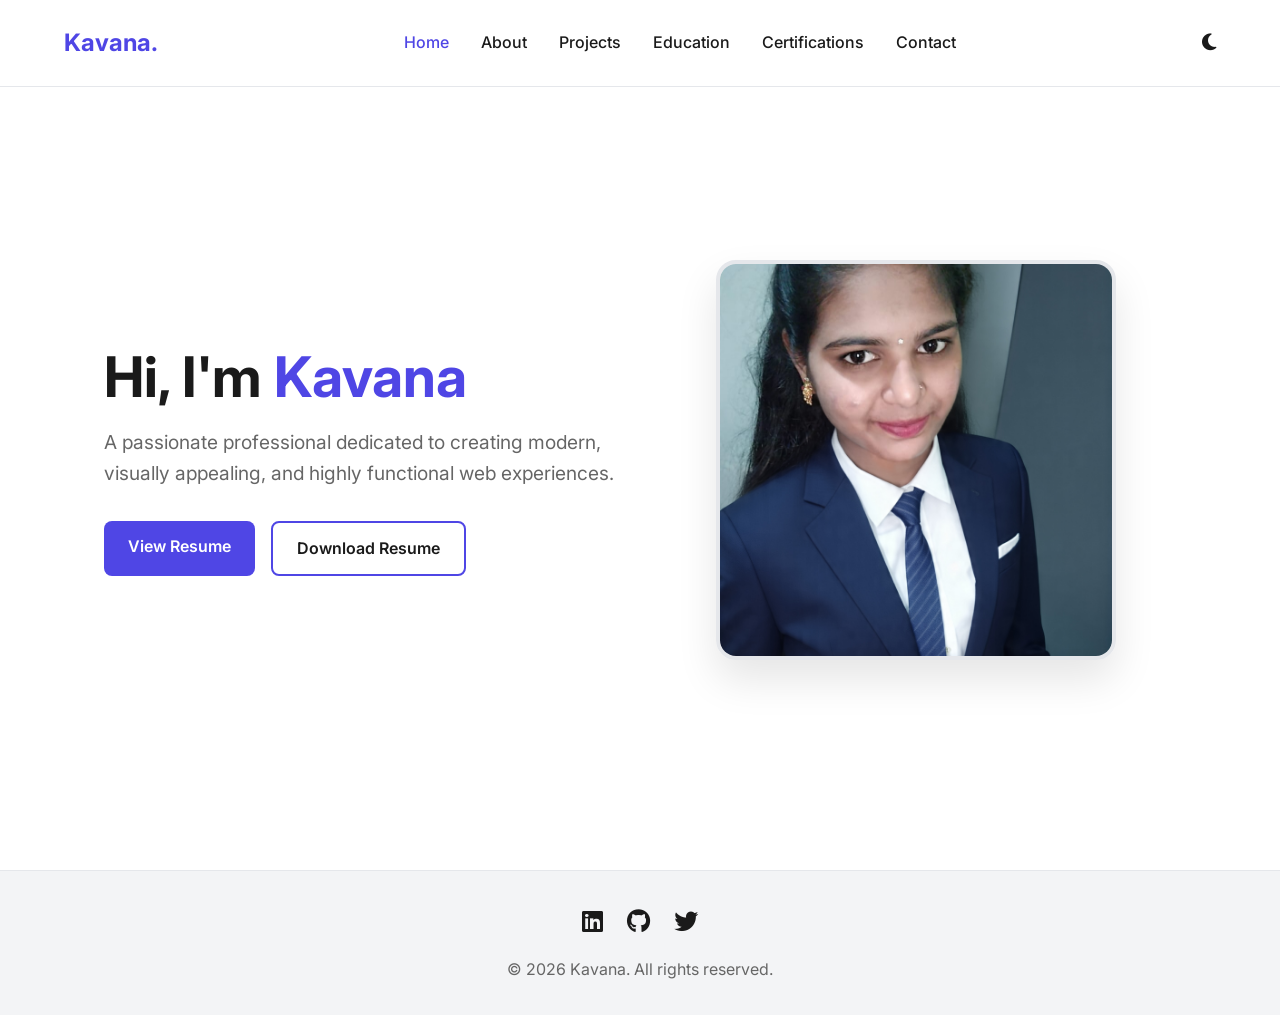
<file: index.html>
<!DOCTYPE html>
<html lang="en">
<head>
    <meta charset="UTF-8">
    <meta name="viewport" content="width=device-width, initial-scale=1.0">
    <title>Kavana | Portfolio</title>
    <!-- Google Fonts -->
    <link href="https://fonts.googleapis.com/css2?family=Inter:wght@300;400;500;600;700&display=swap" rel="stylesheet">
    <!-- Font Awesome for Icons -->
    <link rel="stylesheet" href="https://cdnjs.cloudflare.com/ajax/libs/font-awesome/6.4.0/css/all.min.css">
    <!-- AOS CSS -->
    <link href="https://unpkg.com/aos@2.3.1/dist/aos.css" rel="stylesheet">
    <!-- Custom CSS -->
    <link rel="stylesheet" href="styles.css">
</head>
<body>

    <!-- Navigation -->
    <nav>
        <a href="index.html" class="logo">Kavana.</a>
        <ul class="nav-links">
            <li><a href="index.html" class="active">Home</a></li>
            <li><a href="about.html">About</a></li>
            <li><a href="projects.html">Projects</a></li>
            <li><a href="education.html">Education</a></li>
            <li><a href="certifications.html">Certifications</a></li>
            <li><a href="contact.html">Contact</a></li>
        </ul>
        <div class="nav-actions">
            <button id="theme-toggle" aria-label="Toggle Dark Mode">
                <i class="fa-solid fa-moon"></i>
            </button>
            <button class="hamburger" aria-label="Toggle Menu">
                <i class="fa-solid fa-bars"></i>
            </button>
        </div>
    </nav>

    <!-- Main Content -->
    <main>
        <section class="container hero">
            <div class="hero-content" data-aos="fade-right">
                <h1>Hi, I'm <span style="color: var(--accent-color);">Kavana</span></h1>
                <p>A passionate professional dedicated to creating modern, visually appealing, and highly functional web experiences.</p>
                <div class="hero-buttons">
                    <a href="resume.pdf" target="_blank" class="btn btn-primary">View Resume</a>
                    <a href="resume.pdf" download="Kavana_Resume" class="btn btn-outline">Download Resume</a>
                </div>
            </div>
            <div class="hero-image" data-aos="fade-left" data-aos-delay="200">
                <img src="profile.jpg" alt="Kavana Profile Picture">
            </div>
        </section>
    </main>

    <!-- Footer -->
    <footer>
        <div class="social-links">
            <a href="#" target="_blank" aria-label="LinkedIn"><i class="fa-brands fa-linkedin"></i></a>
            <a href="#" target="_blank" aria-label="GitHub"><i class="fa-brands fa-github"></i></a>
            <a href="#" target="_blank" aria-label="Twitter"><i class="fa-brands fa-twitter"></i></a>
        </div>
        <p>&copy; <span id="year"></span> Kavana. All rights reserved.</p>
    </footer>

    <!-- AOS JS -->
    <script src="https://unpkg.com/aos@2.3.1/dist/aos.js"></script>
    <!-- Custom JS -->
    <script src="script.js"></script>
    <script>
        document.getElementById('year').textContent = new Date().getFullYear();
    </script>
</body>
</html>
</file>
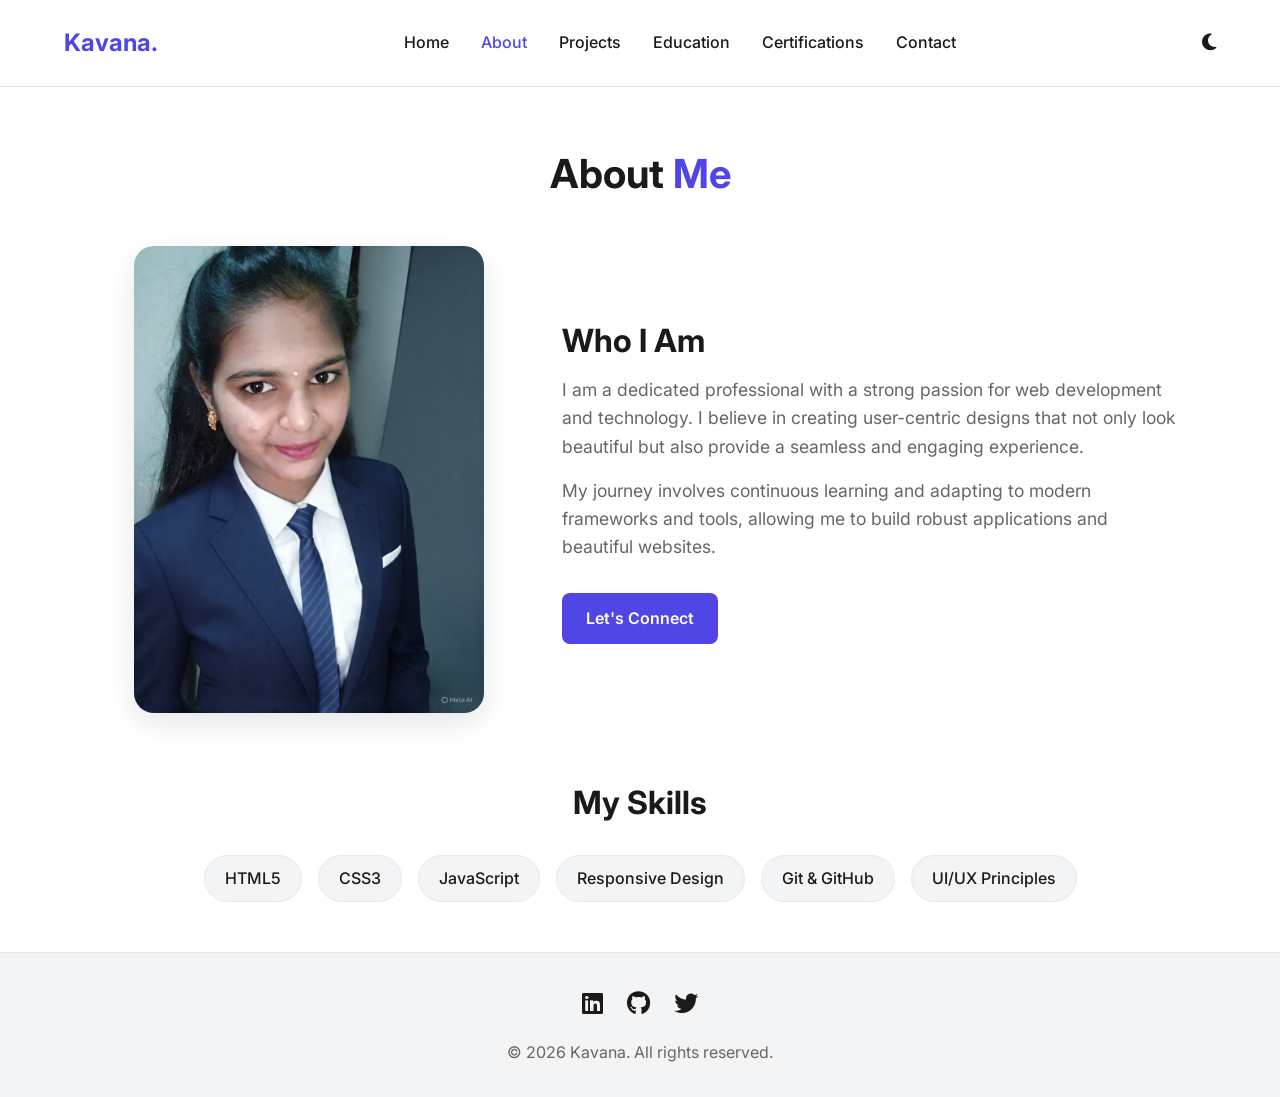
<file: about.html>
<!DOCTYPE html>
<html lang="en">
<head>
    <meta charset="UTF-8">
    <meta name="viewport" content="width=device-width, initial-scale=1.0">
    <title>About | Kavana</title>
    <link href="https://fonts.googleapis.com/css2?family=Inter:wght@300;400;500;600;700&display=swap" rel="stylesheet">
    <link rel="stylesheet" href="https://cdnjs.cloudflare.com/ajax/libs/font-awesome/6.4.0/css/all.min.css">
    <link href="https://unpkg.com/aos@2.3.1/dist/aos.css" rel="stylesheet">
    <link rel="stylesheet" href="styles.css">
</head>
<body>

    <nav>
        <a href="index.html" class="logo">Kavana.</a>
        <ul class="nav-links">
            <li><a href="index.html">Home</a></li>
            <li><a href="about.html" class="active">About</a></li>
            <li><a href="projects.html">Projects</a></li>
            <li><a href="education.html">Education</a></li>
            <li><a href="certifications.html">Certifications</a></li>
            <li><a href="contact.html">Contact</a></li>
        </ul>
        <div class="nav-actions">
            <button id="theme-toggle" aria-label="Toggle Dark Mode">
                <i class="fa-solid fa-moon"></i>
            </button>
            <button class="hamburger" aria-label="Toggle Menu">
                <i class="fa-solid fa-bars"></i>
            </button>
        </div>
    </nav>

    <main>
        <section class="container" style="padding-top: 50px;">
            <h2 class="section-title" data-aos="fade-up">About <span>Me</span></h2>
            
            <div class="about-content" style="display: flex; gap: 3rem; align-items: center; margin-bottom: 4rem;">
                <div class="about-image" data-aos="fade-right" style="flex: 1; text-align: center;">
                    <img src="profile.jpg" alt="Kavana" style="width: 100%; max-width: 350px; border-radius: 20px; box-shadow: 0 10px 30px rgba(0,0,0,0.1);">
                </div>
                <div class="about-text" data-aos="fade-left" style="flex: 1.5;">
                    <h3 style="font-size: 2rem; margin-bottom: 1rem;">Who I Am</h3>
                    <p style="margin-bottom: 1rem; color: var(--text-muted); font-size: 1.1rem;">
                        I am a dedicated professional with a strong passion for web development and technology. I believe in creating user-centric designs that not only look beautiful but also provide a seamless and engaging experience.
                    </p>
                    <p style="margin-bottom: 2rem; color: var(--text-muted); font-size: 1.1rem;">
                        My journey involves continuous learning and adapting to modern frameworks and tools, allowing me to build robust applications and beautiful websites.
                    </p>
                    <a href="contact.html" class="btn btn-primary">Let's Connect</a>
                </div>
            </div>

            <div class="skills-section" data-aos="fade-up">
                <h3 style="text-align: center; font-size: 2rem; margin-bottom: 2rem;">My <span>Skills</span></h3>
                <div class="skills-grid" style="display: flex; flex-wrap: wrap; justify-content: center; gap: 1rem;">
                    <span class="skill-tag" style="background: var(--card-bg); padding: 10px 20px; border-radius: 50px; border: 1px solid var(--border-color); font-weight: 500;">HTML5</span>
                    <span class="skill-tag" style="background: var(--card-bg); padding: 10px 20px; border-radius: 50px; border: 1px solid var(--border-color); font-weight: 500;">CSS3</span>
                    <span class="skill-tag" style="background: var(--card-bg); padding: 10px 20px; border-radius: 50px; border: 1px solid var(--border-color); font-weight: 500;">JavaScript</span>
                    <span class="skill-tag" style="background: var(--card-bg); padding: 10px 20px; border-radius: 50px; border: 1px solid var(--border-color); font-weight: 500;">Responsive Design</span>
                    <span class="skill-tag" style="background: var(--card-bg); padding: 10px 20px; border-radius: 50px; border: 1px solid var(--border-color); font-weight: 500;">Git & GitHub</span>
                    <span class="skill-tag" style="background: var(--card-bg); padding: 10px 20px; border-radius: 50px; border: 1px solid var(--border-color); font-weight: 500;">UI/UX Principles</span>
                </div>
            </div>
        </section>
    </main>

    <footer>
        <div class="social-links">
            <a href="#" target="_blank" aria-label="LinkedIn"><i class="fa-brands fa-linkedin"></i></a>
            <a href="#" target="_blank" aria-label="GitHub"><i class="fa-brands fa-github"></i></a>
            <a href="#" target="_blank" aria-label="Twitter"><i class="fa-brands fa-twitter"></i></a>
        </div>
        <p>&copy; <span id="year"></span> Kavana. All rights reserved.</p>
    </footer>

    <script src="https://unpkg.com/aos@2.3.1/dist/aos.js"></script>
    <script src="script.js"></script>
    <script>document.getElementById('year').textContent = new Date().getFullYear();</script>
</body>
</html>
</file>
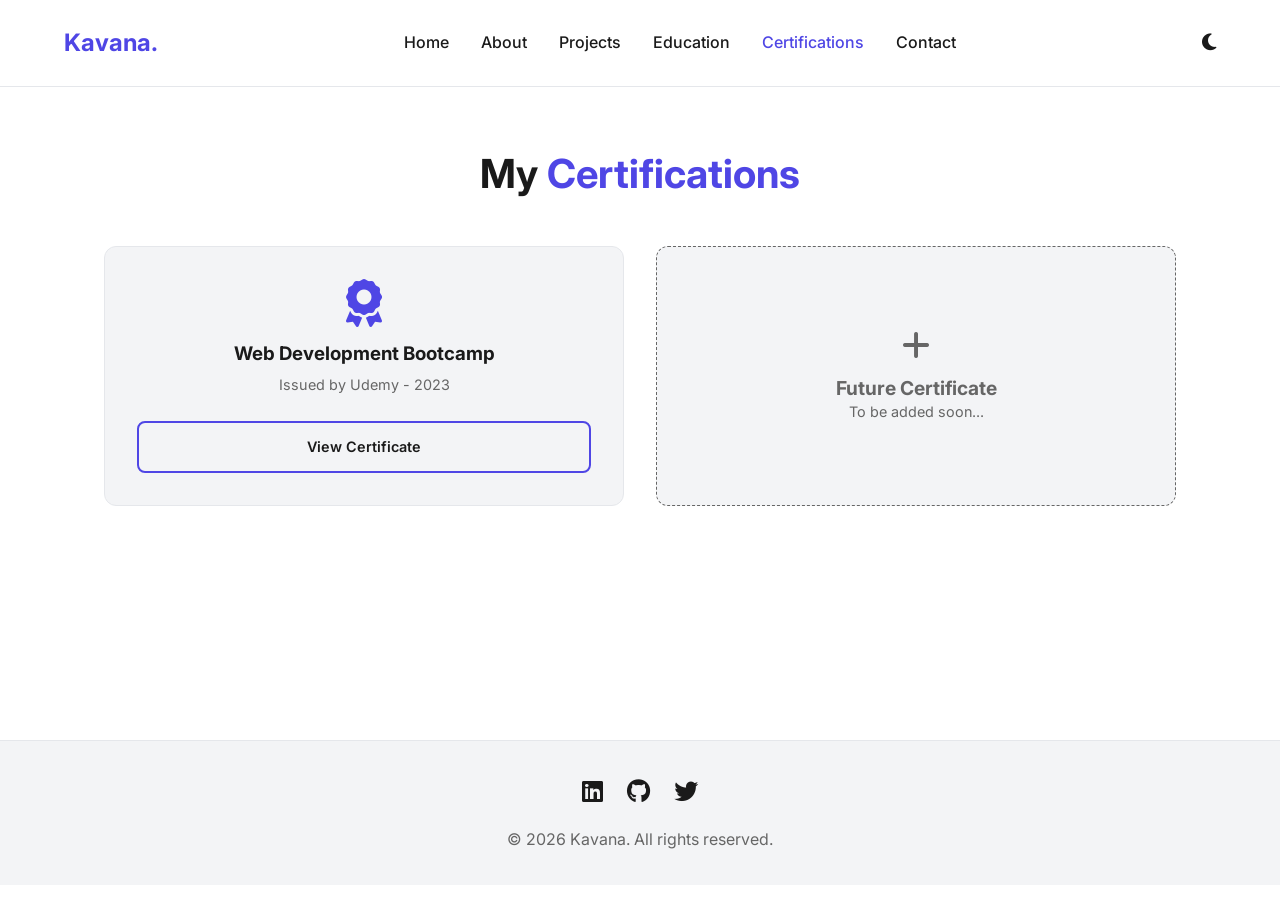
<file: certifications.html>
<!DOCTYPE html>
<html lang="en">
<head>
    <meta charset="UTF-8">
    <meta name="viewport" content="width=device-width, initial-scale=1.0">
    <title>Certifications | Kavana</title>
    <link href="https://fonts.googleapis.com/css2?family=Inter:wght@300;400;500;600;700&display=swap" rel="stylesheet">
    <link rel="stylesheet" href="https://cdnjs.cloudflare.com/ajax/libs/font-awesome/6.4.0/css/all.min.css">
    <link href="https://unpkg.com/aos@2.3.1/dist/aos.css" rel="stylesheet">
    <link rel="stylesheet" href="styles.css">
</head>
<body>

    <nav>
        <a href="index.html" class="logo">Kavana.</a>
        <ul class="nav-links">
            <li><a href="index.html">Home</a></li>
            <li><a href="about.html">About</a></li>
            <li><a href="projects.html">Projects</a></li>
            <li><a href="education.html">Education</a></li>
            <li><a href="certifications.html" class="active">Certifications</a></li>
            <li><a href="contact.html">Contact</a></li>
        </ul>
        <div class="nav-actions">
            <button id="theme-toggle" aria-label="Toggle Dark Mode">
                <i class="fa-solid fa-moon"></i>
            </button>
            <button class="hamburger" aria-label="Toggle Menu">
                <i class="fa-solid fa-bars"></i>
            </button>
        </div>
    </nav>

    <main>
        <section class="container" style="padding-top: 50px;">
            <h2 class="section-title" data-aos="fade-up">My <span>Certifications</span></h2>
            
            <div class="certifications-grid" style="display: grid; grid-template-columns: repeat(auto-fit, minmax(280px, 1fr)); gap: 2rem;">
                
                <!-- Certificate 1 -->
                <div class="cert-card" data-aos="fade-up" data-aos-delay="100" style="background: var(--card-bg); border-radius: 12px; padding: 2rem; border: 1px solid var(--border-color); text-align: center; transition: transform 0.3s;">
                    <i class="fa-solid fa-award" style="font-size: 3rem; color: var(--accent-color); margin-bottom: 1rem;"></i>
                    <h3 style="margin-bottom: 0.5rem;">Web Development Bootcamp</h3>
                    <p style="color: var(--text-muted); font-size: 0.9rem; margin-bottom: 1.5rem;">Issued by Udemy - 2023</p>
                    <a href="#" class="btn btn-outline" style="width: 100%; font-size: 0.9rem;">View Certificate</a>
                </div>

                <!-- Certificate 2 (Placeholder) -->
                <div class="cert-card" data-aos="fade-up" data-aos-delay="200" style="background: var(--card-bg); border-radius: 12px; padding: 2rem; border: 1px dashed var(--text-muted); text-align: center; display: flex; flex-direction: column; justify-content: center; align-items: center; min-height: 250px;">
                    <i class="fa-solid fa-plus" style="font-size: 2rem; color: var(--text-muted); margin-bottom: 1rem;"></i>
                    <h3 style="color: var(--text-muted); font-size: 1.2rem;">Future Certificate</h3>
                    <p style="color: var(--text-muted); font-size: 0.9rem;">To be added soon...</p>
                </div>

            </div>
        </section>
    </main>

    <footer>
        <div class="social-links">
            <a href="#" target="_blank" aria-label="LinkedIn"><i class="fa-brands fa-linkedin"></i></a>
            <a href="#" target="_blank" aria-label="GitHub"><i class="fa-brands fa-github"></i></a>
            <a href="#" target="_blank" aria-label="Twitter"><i class="fa-brands fa-twitter"></i></a>
        </div>
        <p>&copy; <span id="year"></span> Kavana. All rights reserved.</p>
    </footer>

    <script src="https://unpkg.com/aos@2.3.1/dist/aos.js"></script>
    <script src="script.js"></script>
    <script>
        document.getElementById('year').textContent = new Date().getFullYear();
        document.querySelectorAll('.cert-card').forEach(card => {
            if (!card.style.border.includes('dashed')) {
                card.addEventListener('mouseenter', () => card.style.transform = 'translateY(-5px)');
                card.addEventListener('mouseleave', () => card.style.transform = 'translateY(0)');
            }
        });
    </script>
</body>
</html>
</file>
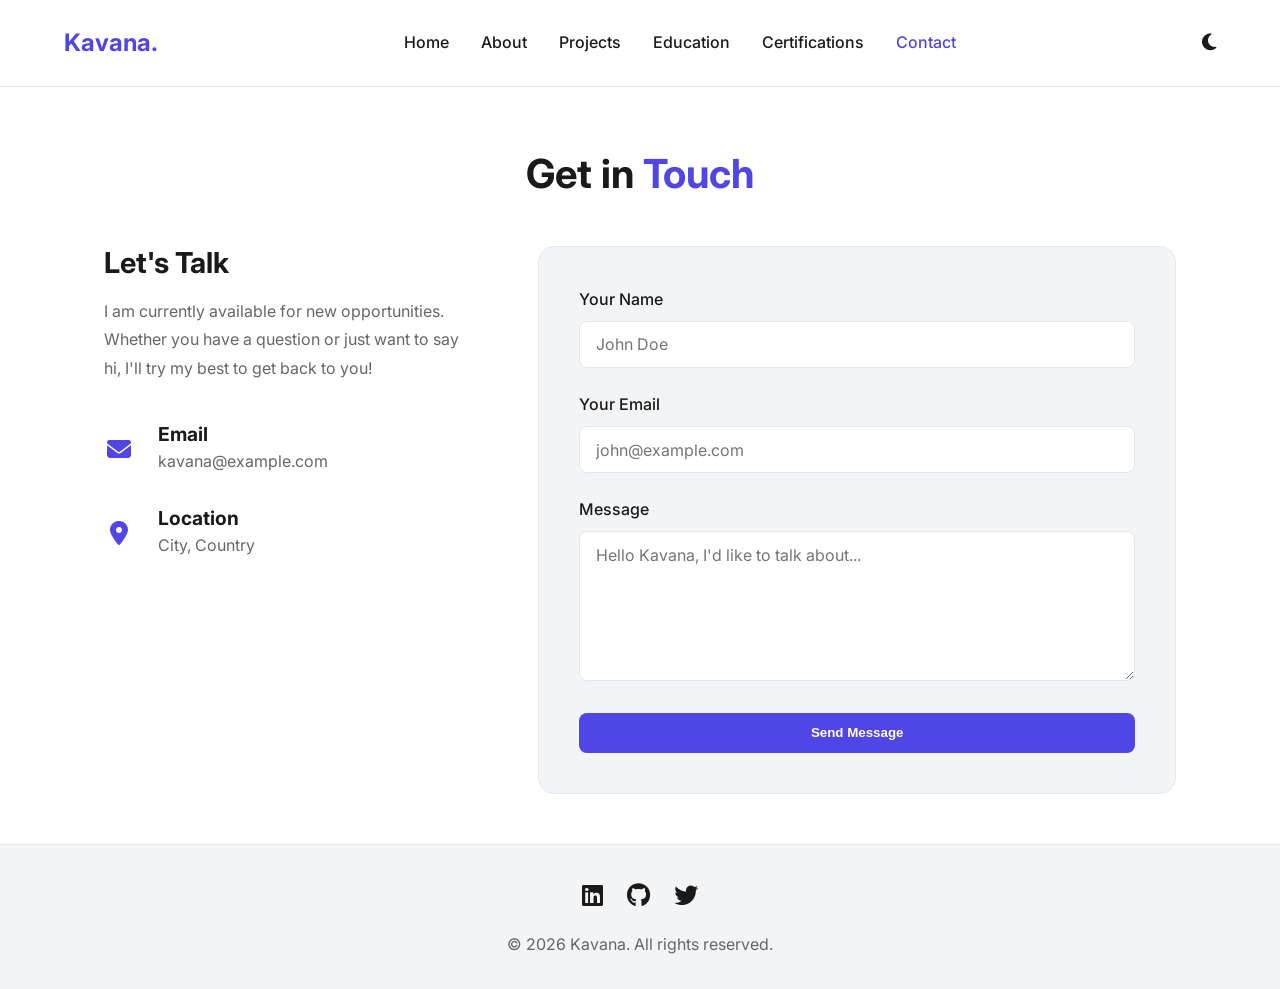
<file: contact.html>
<!DOCTYPE html>
<html lang="en">
<head>
    <meta charset="UTF-8">
    <meta name="viewport" content="width=device-width, initial-scale=1.0">
    <title>Contact | Kavana</title>
    <link href="https://fonts.googleapis.com/css2?family=Inter:wght@300;400;500;600;700&display=swap" rel="stylesheet">
    <link rel="stylesheet" href="https://cdnjs.cloudflare.com/ajax/libs/font-awesome/6.4.0/css/all.min.css">
    <link href="https://unpkg.com/aos@2.3.1/dist/aos.css" rel="stylesheet">
    <link rel="stylesheet" href="styles.css">
    <style>
        .contact-wrapper {
            display: flex;
            gap: 4rem;
            flex-wrap: wrap;
        }
        .contact-info {
            flex: 1;
            min-width: 300px;
        }
        .contact-info-item {
            display: flex;
            align-items: center;
            margin-bottom: 2rem;
        }
        .contact-info-item i {
            font-size: 1.5rem;
            color: var(--accent-color);
            margin-right: 1.5rem;
            width: 30px;
            text-align: center;
        }
        .contact-info-item h4 {
            margin-bottom: 0.2rem;
            font-size: 1.2rem;
        }
        .contact-info-item p, .contact-info-item a {
            color: var(--text-muted);
            font-size: 1rem;
        }
        .contact-form {
            flex: 1.5;
            min-width: 300px;
            background: var(--card-bg);
            padding: 2.5rem;
            border-radius: 16px;
            border: 1px solid var(--border-color);
        }
        .form-group {
            margin-bottom: 1.5rem;
        }
        .form-group label {
            display: block;
            margin-bottom: 0.5rem;
            font-weight: 500;
        }
        .form-control {
            width: 100%;
            padding: 0.8rem 1rem;
            border: 1px solid var(--border-color);
            background-color: var(--bg-color);
            color: var(--text-color);
            border-radius: 8px;
            font-family: inherit;
            font-size: 1rem;
            transition: border-color 0.3s;
        }
        .form-control:focus {
            outline: none;
            border-color: var(--accent-color);
        }
        textarea.form-control {
            resize: vertical;
            min-height: 150px;
        }
    </style>
</head>
<body>

    <nav>
        <a href="index.html" class="logo">Kavana.</a>
        <ul class="nav-links">
            <li><a href="index.html">Home</a></li>
            <li><a href="about.html">About</a></li>
            <li><a href="projects.html">Projects</a></li>
            <li><a href="education.html">Education</a></li>
            <li><a href="certifications.html">Certifications</a></li>
            <li><a href="contact.html" class="active">Contact</a></li>
        </ul>
        <div class="nav-actions">
            <button id="theme-toggle" aria-label="Toggle Dark Mode">
                <i class="fa-solid fa-moon"></i>
            </button>
            <button class="hamburger" aria-label="Toggle Menu">
                <i class="fa-solid fa-bars"></i>
            </button>
        </div>
    </nav>

    <main>
        <section class="container" style="padding-top: 50px;">
            <h2 class="section-title" data-aos="fade-up">Get in <span>Touch</span></h2>
            
            <div class="contact-wrapper">
                <div class="contact-info" data-aos="fade-right">
                    <h3 style="font-size: 1.8rem; margin-bottom: 1rem;">Let's Talk</h3>
                    <p style="color: var(--text-muted); margin-bottom: 2.5rem; line-height: 1.8;">
                        I am currently available for new opportunities. Whether you have a question or just want to say hi, I'll try my best to get back to you!
                    </p>
                    
                    <div class="contact-info-item">
                        <i class="fa-solid fa-envelope"></i>
                        <div>
                            <h4>Email</h4>
                            <a href="mailto:kavana@example.com">kavana@example.com</a>
                        </div>
                    </div>
                    
                    <div class="contact-info-item">
                        <i class="fa-solid fa-location-dot"></i>
                        <div>
                            <h4>Location</h4>
                            <p>City, Country</p>
                        </div>
                    </div>
                </div>

                <div class="contact-form" data-aos="fade-left">
                    <form action="mailto:kavana@example.com" method="post" enctype="text/plain">
                        <div class="form-group">
                            <label for="name">Your Name</label>
                            <input type="text" id="name" name="name" class="form-control" required placeholder="John Doe">
                        </div>
                        <div class="form-group">
                            <label for="email">Your Email</label>
                            <input type="email" id="email" name="email" class="form-control" required placeholder="john@example.com">
                        </div>
                        <div class="form-group">
                            <label for="message">Message</label>
                            <textarea id="message" name="message" class="form-control" required placeholder="Hello Kavana, I'd like to talk about..."></textarea>
                        </div>
                        <button type="submit" class="btn btn-primary" style="width: 100%;">Send Message</button>
                    </form>
                </div>
            </div>
            
        </section>
    </main>

    <footer>
        <div class="social-links">
            <a href="#" target="_blank" aria-label="LinkedIn"><i class="fa-brands fa-linkedin"></i></a>
            <a href="#" target="_blank" aria-label="GitHub"><i class="fa-brands fa-github"></i></a>
            <a href="#" target="_blank" aria-label="Twitter"><i class="fa-brands fa-twitter"></i></a>
        </div>
        <p>&copy; <span id="year"></span> Kavana. All rights reserved.</p>
    </footer>

    <script src="https://unpkg.com/aos@2.3.1/dist/aos.js"></script>
    <script src="script.js"></script>
    <script>document.getElementById('year').textContent = new Date().getFullYear();</script>
</body>
</html>
</file>
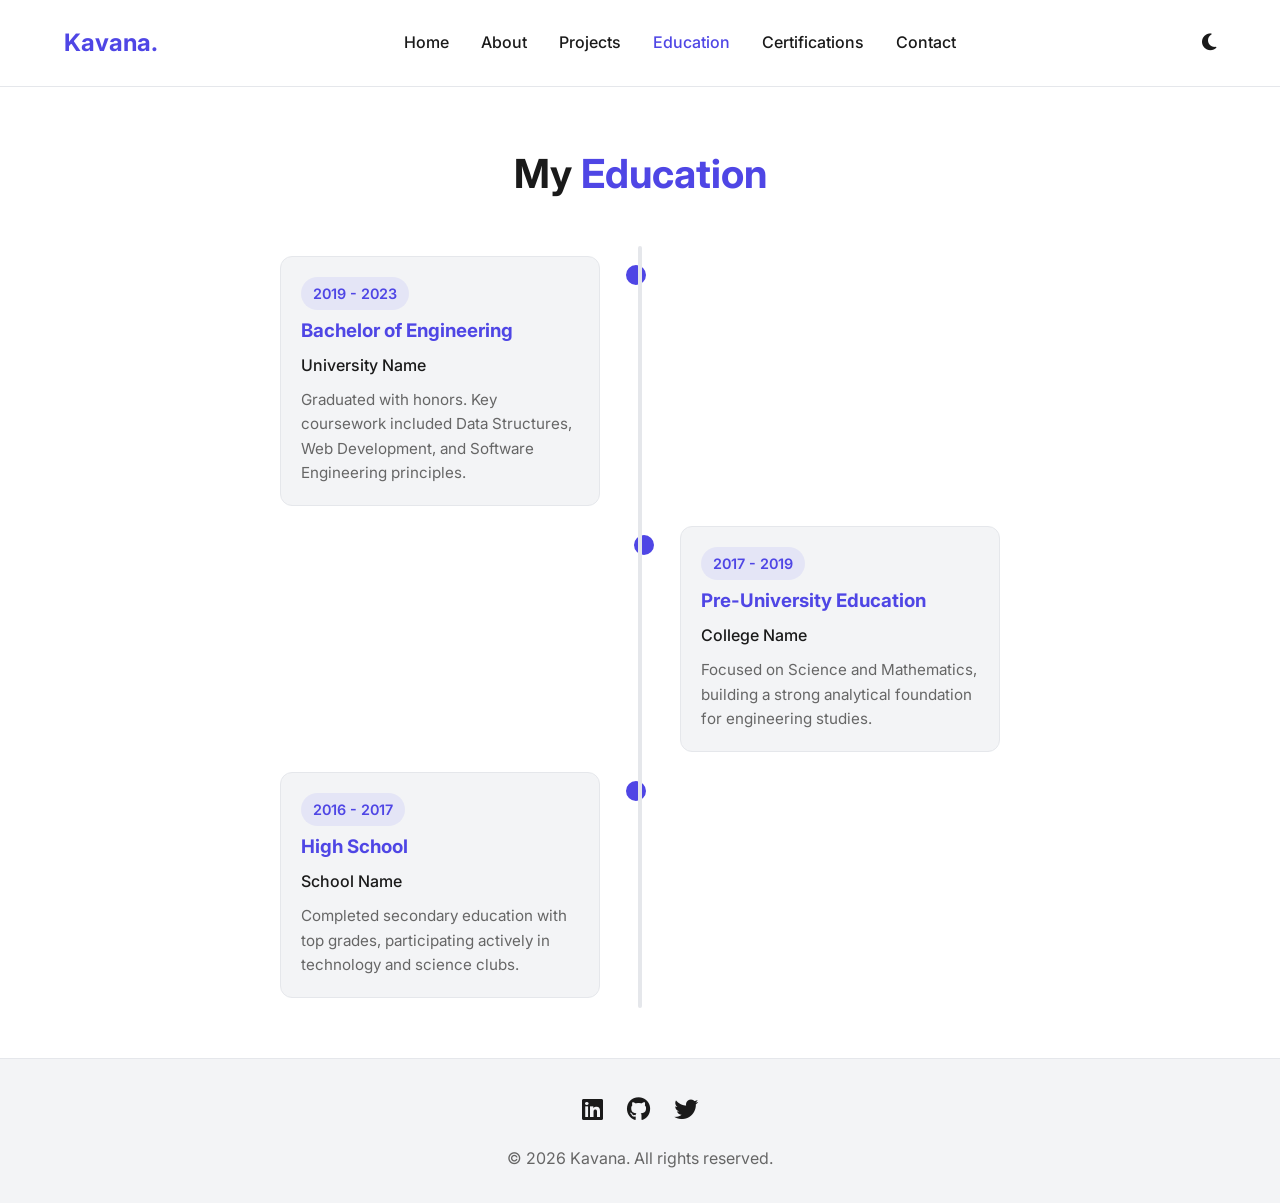
<file: education.html>
<!DOCTYPE html>
<html lang="en">
<head>
    <meta charset="UTF-8">
    <meta name="viewport" content="width=device-width, initial-scale=1.0">
    <title>Education | Kavana</title>
    <link href="https://fonts.googleapis.com/css2?family=Inter:wght@300;400;500;600;700&display=swap" rel="stylesheet">
    <link rel="stylesheet" href="https://cdnjs.cloudflare.com/ajax/libs/font-awesome/6.4.0/css/all.min.css">
    <link href="https://unpkg.com/aos@2.3.1/dist/aos.css" rel="stylesheet">
    <link rel="stylesheet" href="styles.css">
    <style>
        .timeline {
            position: relative;
            max-width: 800px;
            margin: 0 auto;
        }
        .timeline::after {
            content: '';
            position: absolute;
            width: 4px;
            background-color: var(--border-color);
            top: 0;
            bottom: 0;
            left: 50%;
            margin-left: -2px;
            border-radius: 2px;
        }
        .timeline-item {
            padding: 10px 40px;
            position: relative;
            background-color: inherit;
            width: 50%;
        }
        .timeline-item::after {
            content: '';
            position: absolute;
            width: 20px;
            height: 20px;
            right: -10px;
            background-color: var(--accent-color);
            border: 4px solid var(--bg-color);
            top: 15px;
            border-radius: 50%;
            z-index: 1;
        }
        .left {
            left: 0;
        }
        .right {
            left: 50%;
        }
        .right::after {
            left: -10px;
        }
        .timeline-content {
            padding: 20px;
            background-color: var(--card-bg);
            position: relative;
            border-radius: 12px;
            border: 1px solid var(--border-color);
        }
        .timeline-content h3 {
            margin-bottom: 10px;
            color: var(--accent-color);
        }
        .timeline-date {
            font-weight: 600;
            margin-bottom: 10px;
            display: inline-block;
            background: rgba(99, 102, 241, 0.1);
            color: var(--accent-color);
            padding: 5px 12px;
            border-radius: 20px;
            font-size: 0.9rem;
        }
        @media screen and (max-width: 600px) {
            .timeline::after {
                left: 31px;
            }
            .timeline-item {
                width: 100%;
                padding-left: 70px;
                padding-right: 25px;
            }
            .timeline-item::after {
                left: 21px;
            }
            .right {
                left: 0%;
            }
        }
    </style>
</head>
<body>

    <nav>
        <a href="index.html" class="logo">Kavana.</a>
        <ul class="nav-links">
            <li><a href="index.html">Home</a></li>
            <li><a href="about.html">About</a></li>
            <li><a href="projects.html">Projects</a></li>
            <li><a href="education.html" class="active">Education</a></li>
            <li><a href="certifications.html">Certifications</a></li>
            <li><a href="contact.html">Contact</a></li>
        </ul>
        <div class="nav-actions">
            <button id="theme-toggle" aria-label="Toggle Dark Mode">
                <i class="fa-solid fa-moon"></i>
            </button>
            <button class="hamburger" aria-label="Toggle Menu">
                <i class="fa-solid fa-bars"></i>
            </button>
        </div>
    </nav>

    <main>
        <section class="container" style="padding-top: 50px;">
            <h2 class="section-title" data-aos="fade-up">My <span>Education</span></h2>
            
            <div class="timeline">
                <div class="timeline-item left" data-aos="fade-right">
                    <div class="timeline-content">
                        <span class="timeline-date">2019 - 2023</span>
                        <h3>Bachelor of Engineering</h3>
                        <p style="font-weight: 500; margin-bottom: 10px;">University Name</p>
                        <p style="color: var(--text-muted); font-size: 0.95rem;">Graduated with honors. Key coursework included Data Structures, Web Development, and Software Engineering principles.</p>
                    </div>
                </div>
                
                <div class="timeline-item right" data-aos="fade-left" data-aos-delay="100">
                    <div class="timeline-content">
                        <span class="timeline-date">2017 - 2019</span>
                        <h3>Pre-University Education</h3>
                        <p style="font-weight: 500; margin-bottom: 10px;">College Name</p>
                        <p style="color: var(--text-muted); font-size: 0.95rem;">Focused on Science and Mathematics, building a strong analytical foundation for engineering studies.</p>
                    </div>
                </div>
                
                <div class="timeline-item left" data-aos="fade-right" data-aos-delay="200">
                    <div class="timeline-content">
                        <span class="timeline-date">2016 - 2017</span>
                        <h3>High School</h3>
                        <p style="font-weight: 500; margin-bottom: 10px;">School Name</p>
                        <p style="color: var(--text-muted); font-size: 0.95rem;">Completed secondary education with top grades, participating actively in technology and science clubs.</p>
                    </div>
                </div>
            </div>
            
        </section>
    </main>

    <footer>
        <div class="social-links">
            <a href="#" target="_blank" aria-label="LinkedIn"><i class="fa-brands fa-linkedin"></i></a>
            <a href="#" target="_blank" aria-label="GitHub"><i class="fa-brands fa-github"></i></a>
            <a href="#" target="_blank" aria-label="Twitter"><i class="fa-brands fa-twitter"></i></a>
        </div>
        <p>&copy; <span id="year"></span> Kavana. All rights reserved.</p>
    </footer>

    <script src="https://unpkg.com/aos@2.3.1/dist/aos.js"></script>
    <script src="script.js"></script>
    <script>document.getElementById('year').textContent = new Date().getFullYear();</script>
</body>
</html>
</file>
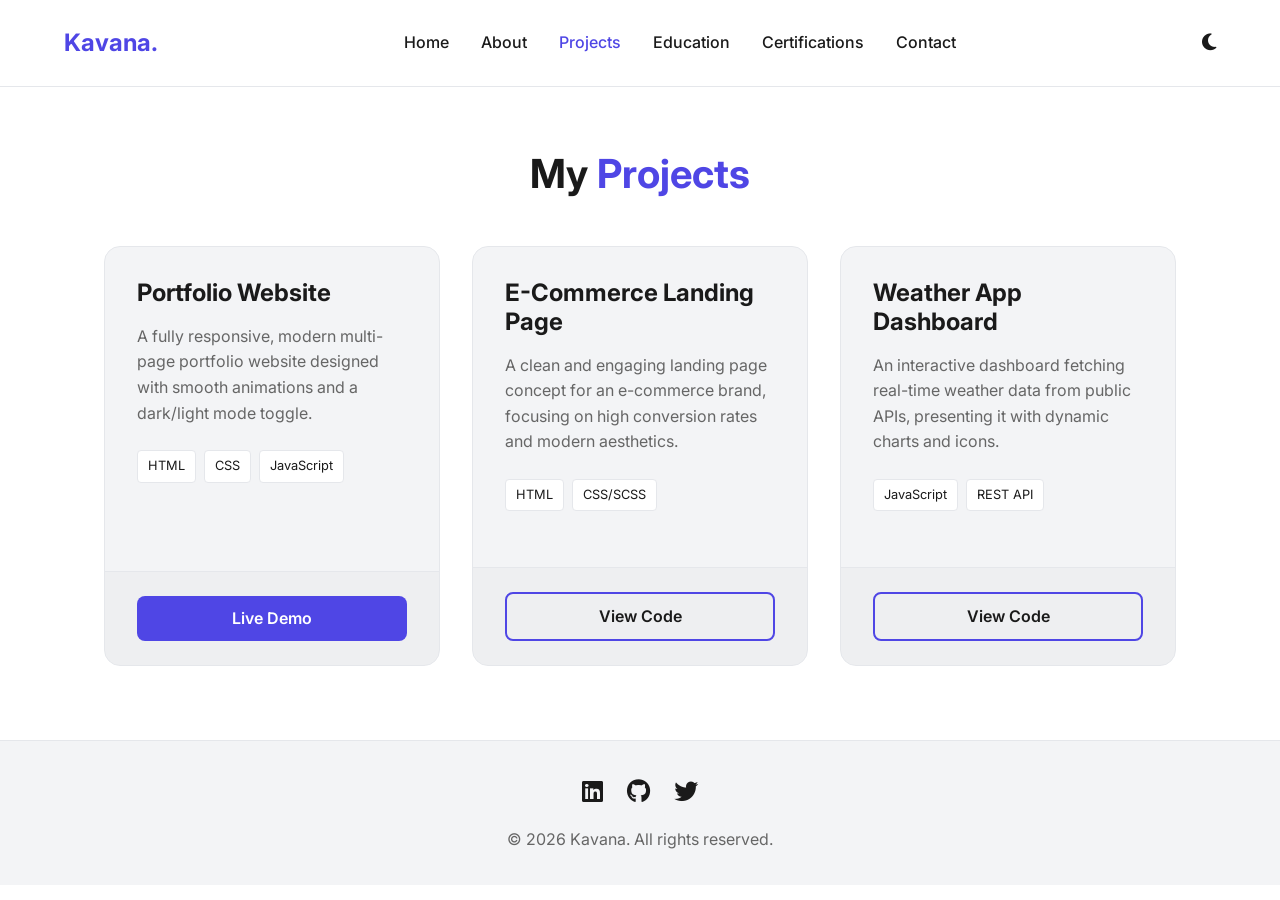
<file: projects.html>
<!DOCTYPE html>
<html lang="en">
<head>
    <meta charset="UTF-8">
    <meta name="viewport" content="width=device-width, initial-scale=1.0">
    <title>Projects | Kavana</title>
    <link href="https://fonts.googleapis.com/css2?family=Inter:wght@300;400;500;600;700&display=swap" rel="stylesheet">
    <link rel="stylesheet" href="https://cdnjs.cloudflare.com/ajax/libs/font-awesome/6.4.0/css/all.min.css">
    <link href="https://unpkg.com/aos@2.3.1/dist/aos.css" rel="stylesheet">
    <link rel="stylesheet" href="styles.css">
</head>
<body>

    <nav>
        <a href="index.html" class="logo">Kavana.</a>
        <ul class="nav-links">
            <li><a href="index.html">Home</a></li>
            <li><a href="about.html">About</a></li>
            <li><a href="projects.html" class="active">Projects</a></li>
            <li><a href="education.html">Education</a></li>
            <li><a href="certifications.html">Certifications</a></li>
            <li><a href="contact.html">Contact</a></li>
        </ul>
        <div class="nav-actions">
            <button id="theme-toggle" aria-label="Toggle Dark Mode">
                <i class="fa-solid fa-moon"></i>
            </button>
            <button class="hamburger" aria-label="Toggle Menu">
                <i class="fa-solid fa-bars"></i>
            </button>
        </div>
    </nav>

    <main>
        <section class="container" style="padding-top: 50px;">
            <h2 class="section-title" data-aos="fade-up">My <span>Projects</span></h2>
            
            <div class="projects-grid" style="display: grid; grid-template-columns: repeat(auto-fit, minmax(300px, 1fr)); gap: 2rem;">
                
                <!-- Project Card 1 -->
                <div class="project-card" data-aos="fade-up" data-aos-delay="100" style="background: var(--card-bg); border-radius: 16px; overflow: hidden; border: 1px solid var(--border-color); transition: transform 0.3s; display: flex; flex-direction: column;">
                    <div style="padding: 2rem; flex: 1;">
                        <h3 style="font-size: 1.5rem; margin-bottom: 1rem;">Portfolio Website</h3>
                        <p style="color: var(--text-muted); margin-bottom: 1.5rem;">A fully responsive, modern multi-page portfolio website designed with smooth animations and a dark/light mode toggle.</p>
                        <div class="tech-stack" style="display: flex; gap: 0.5rem; margin-bottom: 1.5rem; flex-wrap: wrap;">
                            <span style="font-size: 0.8rem; background: var(--bg-color); padding: 5px 10px; border-radius: 4px; border: 1px solid var(--border-color);">HTML</span>
                            <span style="font-size: 0.8rem; background: var(--bg-color); padding: 5px 10px; border-radius: 4px; border: 1px solid var(--border-color);">CSS</span>
                            <span style="font-size: 0.8rem; background: var(--bg-color); padding: 5px 10px; border-radius: 4px; border: 1px solid var(--border-color);">JavaScript</span>
                        </div>
                    </div>
                    <div style="padding: 1.5rem 2rem; border-top: 1px solid var(--border-color); background: rgba(0,0,0,0.02);">
                        <a href="#" class="btn btn-primary" style="width: 100%; text-align: center; padding: 0.6rem;">Live Demo</a>
                    </div>
                </div>

                <!-- Project Card 2 -->
                <div class="project-card" data-aos="fade-up" data-aos-delay="200" style="background: var(--card-bg); border-radius: 16px; overflow: hidden; border: 1px solid var(--border-color); transition: transform 0.3s; display: flex; flex-direction: column;">
                    <div style="padding: 2rem; flex: 1;">
                        <h3 style="font-size: 1.5rem; margin-bottom: 1rem;">E-Commerce Landing Page</h3>
                        <p style="color: var(--text-muted); margin-bottom: 1.5rem;">A clean and engaging landing page concept for an e-commerce brand, focusing on high conversion rates and modern aesthetics.</p>
                        <div class="tech-stack" style="display: flex; gap: 0.5rem; margin-bottom: 1.5rem; flex-wrap: wrap;">
                            <span style="font-size: 0.8rem; background: var(--bg-color); padding: 5px 10px; border-radius: 4px; border: 1px solid var(--border-color);">HTML</span>
                            <span style="font-size: 0.8rem; background: var(--bg-color); padding: 5px 10px; border-radius: 4px; border: 1px solid var(--border-color);">CSS/SCSS</span>
                        </div>
                    </div>
                    <div style="padding: 1.5rem 2rem; border-top: 1px solid var(--border-color); background: rgba(0,0,0,0.02);">
                        <a href="#" class="btn btn-outline" style="width: 100%; text-align: center; padding: 0.6rem;">View Code</a>
                    </div>
                </div>

                <!-- Project Card 3 -->
                <div class="project-card" data-aos="fade-up" data-aos-delay="300" style="background: var(--card-bg); border-radius: 16px; overflow: hidden; border: 1px solid var(--border-color); transition: transform 0.3s; display: flex; flex-direction: column;">
                    <div style="padding: 2rem; flex: 1;">
                        <h3 style="font-size: 1.5rem; margin-bottom: 1rem;">Weather App Dashboard</h3>
                        <p style="color: var(--text-muted); margin-bottom: 1.5rem;">An interactive dashboard fetching real-time weather data from public APIs, presenting it with dynamic charts and icons.</p>
                        <div class="tech-stack" style="display: flex; gap: 0.5rem; margin-bottom: 1.5rem; flex-wrap: wrap;">
                            <span style="font-size: 0.8rem; background: var(--bg-color); padding: 5px 10px; border-radius: 4px; border: 1px solid var(--border-color);">JavaScript</span>
                            <span style="font-size: 0.8rem; background: var(--bg-color); padding: 5px 10px; border-radius: 4px; border: 1px solid var(--border-color);">REST API</span>
                        </div>
                    </div>
                    <div style="padding: 1.5rem 2rem; border-top: 1px solid var(--border-color); background: rgba(0,0,0,0.02);">
                        <a href="#" class="btn btn-outline" style="width: 100%; text-align: center; padding: 0.6rem;">View Code</a>
                    </div>
                </div>

            </div>
        </section>
    </main>

    <footer>
        <div class="social-links">
            <a href="#" target="_blank" aria-label="LinkedIn"><i class="fa-brands fa-linkedin"></i></a>
            <a href="#" target="_blank" aria-label="GitHub"><i class="fa-brands fa-github"></i></a>
            <a href="#" target="_blank" aria-label="Twitter"><i class="fa-brands fa-twitter"></i></a>
        </div>
        <p>&copy; <span id="year"></span> Kavana. All rights reserved.</p>
    </footer>

    <script src="https://unpkg.com/aos@2.3.1/dist/aos.js"></script>
    <script src="script.js"></script>
    <script>
        document.getElementById('year').textContent = new Date().getFullYear();
        // Add hover effect via JS/CSS class since inline pseudo-classes aren't supported
        document.querySelectorAll('.project-card').forEach(card => {
            card.addEventListener('mouseenter', () => { card.style.transform = 'translateY(-10px)'; card.style.boxShadow = '0 15px 30px rgba(0,0,0,0.1)'; });
            card.addEventListener('mouseleave', () => { card.style.transform = 'translateY(0)'; card.style.boxShadow = 'none'; });
        });
    </script>
</body>
</html>
</file>
<file: styles.css>
@import url('https://fonts.googleapis.com/css2?family=Inter:wght@300;400;500;600;700&display=swap');

:root {
  /* Light Mode Palette */
  --bg-color: #ffffff;
  --text-color: #1a1a1a;
  --text-muted: #666666;
  --accent-color: #4f46e5;
  --accent-hover: #4338ca;
  --nav-bg: rgba(255, 255, 255, 0.8);
  --card-bg: #f3f4f6;
  --border-color: #e5e7eb;
}

[data-theme="dark"] {
  /* Dark Mode Palette */
  --bg-color: #0f172a;
  --text-color: #f8fafc;
  --text-muted: #94a3b8;
  --accent-color: #6366f1;
  --accent-hover: #818cf8;
  --nav-bg: rgba(15, 23, 42, 0.8);
  --card-bg: #1e293b;
  --border-color: #334155;
}

* {
  margin: 0;
  padding: 0;
  box-sizing: border-box;
}

body {
  font-family: 'Inter', sans-serif;
  background-color: var(--bg-color);
  color: var(--text-color);
  line-height: 1.6;
  transition: background-color 0.3s ease, color 0.3s ease;
  overflow-x: hidden;
}

/* Typography */
h1, h2, h3, h4 {
  font-weight: 700;
  line-height: 1.2;
}

a {
  text-decoration: none;
  color: var(--text-color);
  transition: color 0.3s;
}

ul {
  list-style: none;
}

/* Navigation */
nav {
  position: fixed;
  top: 0;
  width: 100%;
  padding: 1.5rem 5%;
  display: flex;
  justify-content: space-between;
  align-items: center;
  background-color: var(--nav-bg);
  backdrop-filter: blur(10px);
  z-index: 1000;
  border-bottom: 1px solid var(--border-color);
  transition: background-color 0.3s, border-color 0.3s;
}

.logo {
  font-size: 1.5rem;
  font-weight: 700;
  color: var(--accent-color);
}

.nav-links {
  display: flex;
  gap: 2rem;
}

.nav-links li a {
  font-weight: 500;
  font-size: 1rem;
}

.nav-links li a:hover, .nav-links li a.active {
  color: var(--accent-color);
}

.nav-actions {
  display: flex;
  align-items: center;
  gap: 1rem;
}

#theme-toggle {
  background: none;
  border: none;
  cursor: pointer;
  color: var(--text-color);
  font-size: 1.2rem;
}

.hamburger {
  display: none;
  background: none;
  border: none;
  color: var(--text-color);
  font-size: 1.5rem;
  cursor: pointer;
}

/* Buttons */
.btn {
  display: inline-block;
  padding: 0.8rem 1.5rem;
  border-radius: 8px;
  font-weight: 600;
  cursor: pointer;
  transition: all 0.3s ease;
  text-align: center;
  border: none;
}

.btn-primary {
  background-color: var(--accent-color);
  color: #fff;
}

.btn-primary:hover {
  background-color: var(--accent-hover);
  color: #fff;
  transform: translateY(-2px);
  box-shadow: 0 4px 12px rgba(99, 102, 241, 0.3);
}

.btn-outline {
  background-color: transparent;
  color: var(--text-color);
  border: 2px solid var(--accent-color);
}

.btn-outline:hover {
  background-color: var(--accent-color);
  color: #fff;
  transform: translateY(-2px);
}

/* Main Layout */
main {
  min-height: calc(100vh - 160px);
  padding-top: 100px;
  padding-bottom: 50px;
}

.container {
  max-width: 1200px;
  margin: 0 auto;
  padding: 0 5%;
}

.section-title {
  text-align: center;
  font-size: 2.5rem;
  margin-bottom: 3rem;
  color: var(--text-color);
}

.section-title span {
  color: var(--accent-color);
}

/* Hero Section */
.hero {
  display: flex;
  align-items: center;
  justify-content: space-between;
  min-height: 80vh;
  gap: 2rem;
}

.hero-content {
  flex: 1;
}

.hero-content h1 {
  font-size: 3.5rem;
  margin-bottom: 1rem;
}

.hero-content p {
  font-size: 1.2rem;
  color: var(--text-muted);
  margin-bottom: 2rem;
  max-width: 600px;
}

.hero-buttons {
  display: flex;
  gap: 1rem;
}

.hero-image {
  flex: 1;
  display: flex;
  justify-content: center;
}

.hero-image img {
  width: 100%;
  max-width: 400px;
  border-radius: 20px;
  box-shadow: 0 20px 40px rgba(0,0,0,0.1);
  object-fit: cover;
  aspect-ratio: 1;
  border: 4px solid var(--border-color);
  transition: transform 0.5s ease;
}

.hero-image img:hover {
  transform: scale(1.05);
}

/* Footer */
footer {
  text-align: center;
  padding: 2rem 5%;
  background-color: var(--card-bg);
  border-top: 1px solid var(--border-color);
  color: var(--text-muted);
}

.social-links {
  display: flex;
  justify-content: center;
  gap: 1.5rem;
  margin-bottom: 1rem;
}

.social-links a {
  font-size: 1.5rem;
  color: var(--text-color);
  transition: color 0.3s, transform 0.3s;
}

.social-links a:hover {
  color: var(--accent-color);
  transform: translateY(-3px);
}

/* Responsive */
@media (max-width: 768px) {
  .hero {
    flex-direction: column-reverse;
    text-align: center;
    justify-content: center;
  }
  
  .hero-buttons {
    justify-content: center;
  }
  
  .hero-content h1 {
    font-size: 2.5rem;
  }
  
  .hamburger {
    display: block;
  }
  
  .nav-links {
    position: fixed;
    top: 70px;
    right: -100%;
    flex-direction: column;
    background-color: var(--card-bg);
    width: 250px;
    height: 100vh;
    padding: 2rem;
    box-shadow: -5px 0 15px rgba(0,0,0,0.1);
    transition: right 0.3s ease;
  }
  
  .nav-links.active {
    right: 0;
  }
}
</file>
